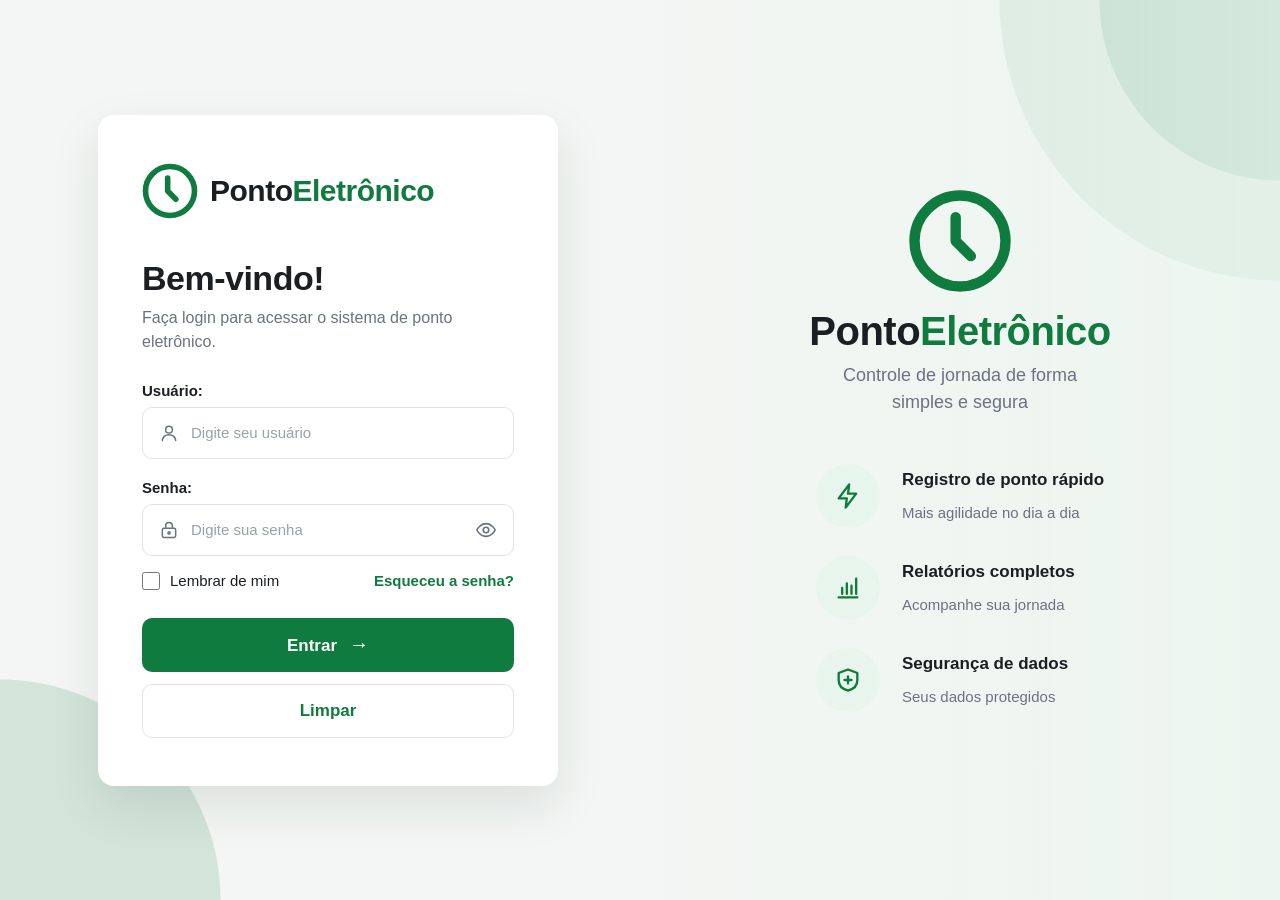
<file: index.html>
<!DOCTYPE html>
<html lang="pt-br">
<head>
    <meta charset="UTF-8">
    <meta name="viewport" content="width=device-width, initial-scale=1.0">
    <title>Login - PontoEletrônico</title>
    <!-- Liga o arquivo de estilo (CSS) que está na pasta css -->
    <link rel="stylesheet" href="css/style.css">
</head>
<!-- O body vira o card branco da tela de login (ver css/style.css) -->
<body>
    <!-- Título da página. O logo "PontoEletrônico" e o subtítulo são criados pelo CSS -->
    <h1>Bem-vindo!</h1>
    <!-- Formulário de login: os dados vão para o PHP/login.php, que confere no banco.
         method="post" para o usuário e a senha não aparecerem na barra de endereço -->
    <form method="post" action="PHP/login.php">
        <!-- Aviso de erro (ex.: senha errada). Começa escondido (hidden)
             e o js/script.js mostra quando a URL volta com ?erro=... -->
        <p class="mensagem" id="mensagem" hidden></p>

        <!-- Campo de usuário (o ícone de pessoa vem do CSS) -->
        <div>
            <label for="usuario">Usuário:</label>
            <!-- NOVO: autocomplete="username" avisa o navegador que este campo é o usuário
                 e list="usuarios-salvos" liga o campo à lista de sugestões abaixo -->
            <input type="text"
                id="usuario"
                name="usuario"
                placeholder="Digite seu usuário"
                autocomplete="username"
                list="usuarios-salvos"
                required>
            <!-- NOVO: lista de sugestões do campo usuário. Começa vazia e é
                 preenchida pelo js/script.js com os usuários salvos no "Lembrar de mim" -->
            <datalist id="usuarios-salvos"></datalist>
        </div>

        <br>

        <!-- Campo de senha (o ícone de cadeado vem do CSS) -->
        <div>
            <label for="senha">Senha:</label>
            <!-- NOVO: div que agrupa o campo de senha e o botão do olho -->
            <div class="campo-senha">
                <input type="password"
                    id="senha"
                    name="senha"
                    placeholder="Digite sua senha"
                    autocomplete="current-password"
                    required>
                <!-- NOVO: botão do olho para mostrar/ocultar a senha (funciona com o js/script.js) -->
                <!-- type="button" para não enviar o formulário ao clicar -->
                <button type="button" class="ver-senha" aria-label="Mostrar senha"></button>
            </div>
        </div>
        <br>
        <!-- NOVO: linha com "Lembrar de mim" (checkbox) e o link "Esqueceu a senha?" -->
        <div class="opcoes">
            <label class="lembrar">
                <input type="checkbox" id="lembrar" name="lembrar">
                Lembrar de mim
            </label>
            <a href="#" class="esqueceu">Esqueceu a senha?</a>
        </div>
        <!-- Botões. O CSS mostra o "Entrar" primeiro, sem mudar a ordem aqui -->
        <div>
            <button type="reset">Limpar</button>
            <button type="submit">Entrar</button>
        </div>
    </form>

    <br>

    <!-- REMOVIDO: link "Faça seu cadastro". O cadastro dos funcionários é feito
         apenas pelo RH, dentro do sistema, e não pela tela de login -->
    <!-- Removido também um </form> que estava sobrando depois do link -->

    <!-- NOVO: painel lateral direito com a apresentação do sistema -->
    <!-- Aparece só em telas grandes (no celular o CSS esconde) -->
    <aside class="painel">
        <!-- Logo grande: ícone de relógio (CSS), nome e frase -->
        <div>
            <div class="painel-icone"></div>
            <p class="painel-nome">Ponto<span>Eletrônico</span></p>
            <p class="painel-slogan">Controle de jornada de forma simples e segura</p>
        </div>

        <!-- Lista de recursos do sistema (os ícones vêm do CSS) -->
        <ul class="recursos">
            <li class="recurso-rapido">
                <strong>Registro de ponto rápido</strong>
                <span>Mais agilidade no dia a dia</span>
            </li>
            <li class="recurso-relatorios">
                <strong>Relatórios completos</strong>
                <span>Acompanhe sua jornada</span>
            </li>
            <li class="recurso-seguranca">
                <strong>Segurança de dados</strong>
                <span>Seus dados protegidos</span>
            </li>
        </ul>
    </aside>

    <!-- NOVO: liga o arquivo JavaScript (olho da senha e sugestões de usuário). Fica no final para carregar depois do HTML -->
    <script src="js/script.js"></script>
</body>
</html>
</file>
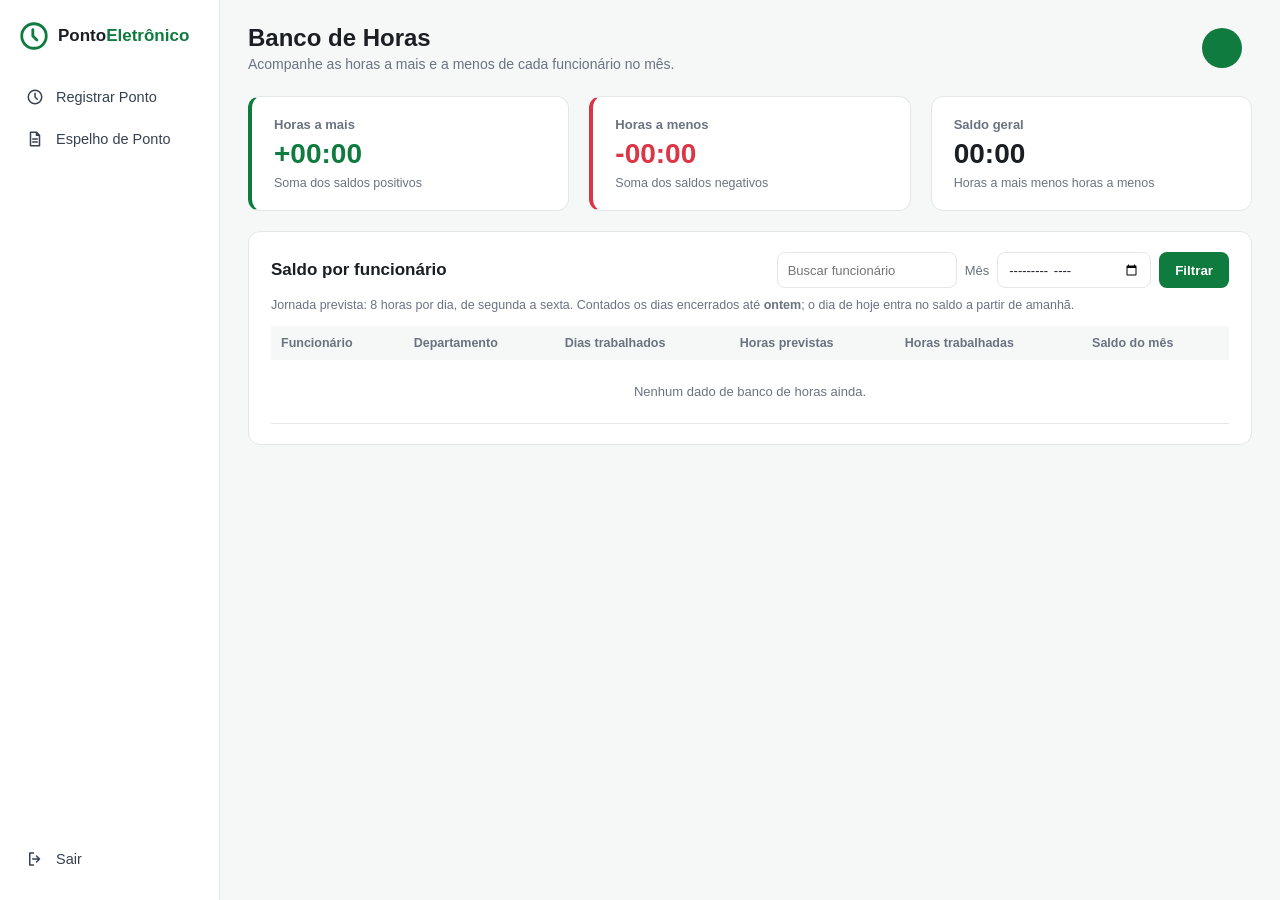
<file: paginas/banco_horas.html>
<!DOCTYPE html>
<html lang="pt-BR">
<head>
    <meta charset="UTF-8">
    <meta name="viewport" content="width=device-width, initial-scale=1.0">
    <title>Banco de Horas - PontoEletrônico</title>
    <!-- Usa o mesmo CSS do painel (menu, cabeçalho, cards e tabela iguais) -->
    <link rel="stylesheet" href="../css/painel.css">
</head>
<body>
    <!-- Menu lateral (igual ao do painel.html). Esta página é só do administrador -->
    <aside class="menu">
        <p class="logo">Ponto<span>Eletrônico</span></p>
        <nav>
            <a href="funcionarios.html" class="i-funcionarios so-admin">Funcionários</a>
            <a href="painel.html" class="i-ponto">Registrar Ponto</a>
            <a href="espelho.html" class="i-espelho">Espelho de Ponto</a>
            <a href="banco_horas.html" class="i-banco so-admin ativo">Banco de Horas</a>
        </nav>
        <!-- Sair apaga o login e volta para a tela de login -->
        <a href="../PHP/logout.php" class="sair i-sair">Sair</a>
    </aside>

    <main>
        <!-- Cabeçalho: título à esquerda e usuário logado à direita -->
        <header>
            <div>
                <h1>Banco de Horas</h1>
                <p>Acompanhe as horas a mais e a menos de cada funcionário no mês.</p>
            </div>
            <!-- Usuário logado (preenchido pelo js/comum.js) -->
            <p class="usuario" data-inicial=""><strong></strong> <span></span></p>
        </header>

        <!-- Resumo do mês: três cards lado a lado.
             Os valores começam zerados e serão preenchidos com os dados do banco -->
        <div class="resumo">
            <section class="card indicador positivo">
                <p>Horas a mais</p>
                <strong id="total-positivo">+00:00</strong>
                <span>Soma dos saldos positivos</span>
            </section>
            <section class="card indicador negativo">
                <p>Horas a menos</p>
                <strong id="total-negativo">-00:00</strong>
                <span>Soma dos saldos negativos</span>
            </section>
            <section class="card indicador">
                <p>Saldo geral</p>
                <strong id="saldo-geral">00:00</strong>
                <span>Horas a mais menos horas a menos</span>
            </section>
        </div>

        <!-- Saldo de cada funcionário no mês escolhido -->
        <section class="card">
            <div class="topo-card">
                <h2>Saldo por funcionário</h2>
                <!-- Filtro com o método GET: a página abre de novo com os valores na URL
                     (banco_horas.html?mes=2026-11&busca=maria) -->
                <form method="get" action="banco_horas.html" class="filtro">
                    <input type="search" id="busca" name="busca" placeholder="Buscar funcionário">
                    <label for="mes">Mês</label>
                    <input type="month" id="mes" name="mes">
                    <button type="submit">Filtrar</button>
                </form>
            </div>

            <!-- Regra do cálculo. A data é preenchida pelo js/banco_horas.js -->
            <p class="nota">
                Jornada prevista: 8 horas por dia, de segunda a sexta.
                Contados os dias encerrados até <strong id="contado-ate">ontem</strong>;
                o dia de hoje entra no saldo a partir de amanhã.
            </p>

            <!-- Uma linha por funcionário.
                 Saldo = horas trabalhadas - horas previstas.
                 Na coluna Saldo, a classe "saldo positivo" deixa verde e "saldo negativo" deixa vermelho -->
            <table>
                <thead>
                    <tr>
                        <th>Funcionário</th>
                        <th>Departamento</th>
                        <th>Dias trabalhados</th>
                        <th>Horas previstas</th>
                        <th>Horas trabalhadas</th>
                        <th>Saldo do mês</th>
                    </tr>
                </thead>
                <tbody id="lista-saldos">
                    <!-- colspan="6" faz a célula ocupar as 6 colunas -->
                    <tr>
                        <td colspan="6" class="vazio">Nenhum dado de banco de horas ainda.</td>
                    </tr>
                </tbody>
            </table>
        </section>
    </main>

    <!-- comum.js: confere o login e mostra o menu do administrador.
         banco_horas.js: busca os saldos no PHP e preenche a página -->
    <script src="../js/comum.js"></script>
    <script src="../js/banco_horas.js"></script>
</body>
</html>
</file>
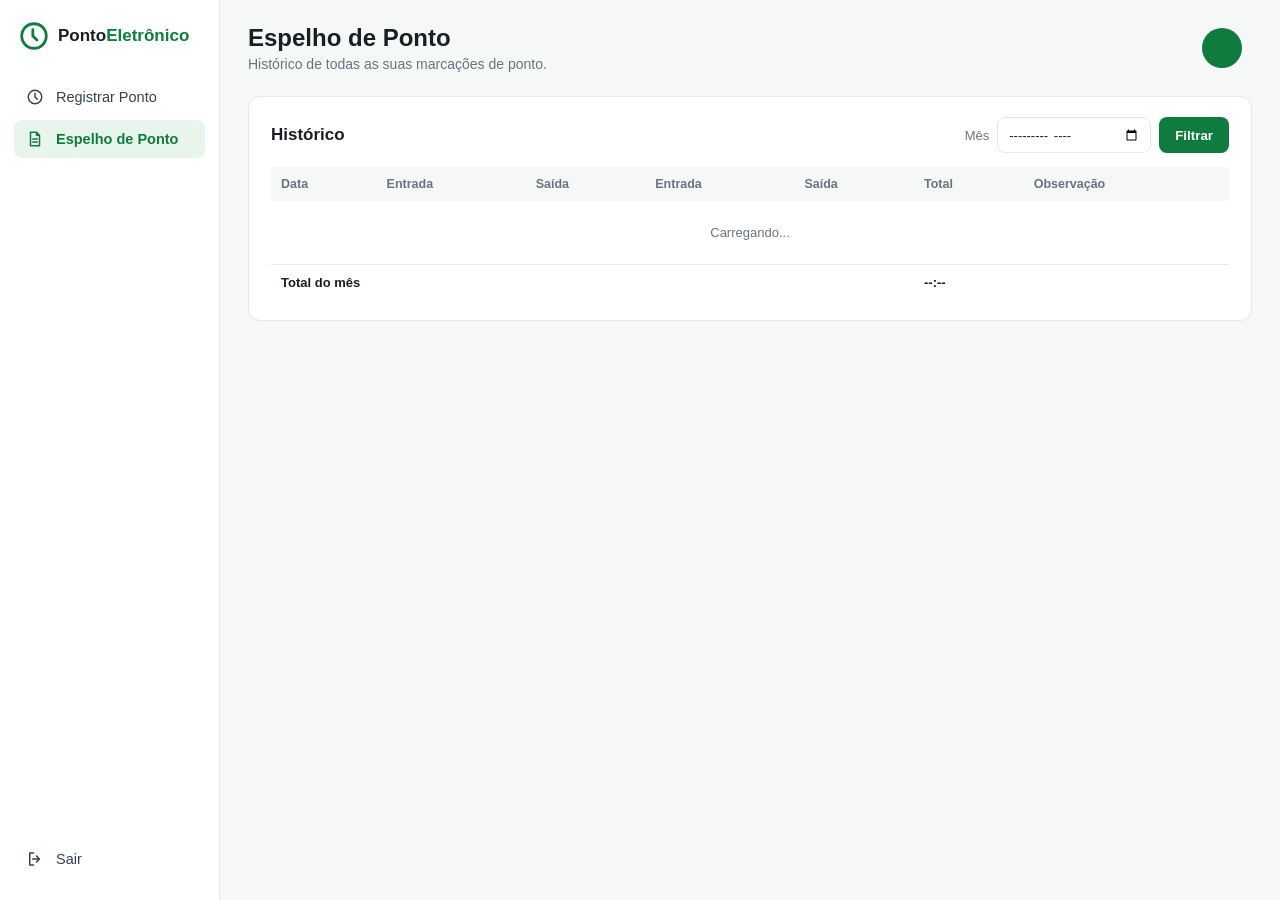
<file: paginas/espelho.html>
<!DOCTYPE html>
<html lang="pt-BR">
<head>
    <meta charset="UTF-8">
    <meta name="viewport" content="width=device-width, initial-scale=1.0">
    <title>Espelho de Ponto - PontoEletrônico</title>
    <!-- Usa o mesmo CSS do painel (menu, cabeçalho, cards e tabela iguais) -->
    <link rel="stylesheet" href="../css/painel.css">
</head>
<body>
    <!-- Menu lateral (igual ao do painel.html) -->
    <aside class="menu">
        <p class="logo">Ponto<span>Eletrônico</span></p>
        <nav>
            <a href="funcionarios.html" class="i-funcionarios so-admin">Funcionários</a>
            <a href="painel.html" class="i-ponto">Registrar Ponto</a>
            <a href="espelho.html" class="i-espelho ativo">Espelho de Ponto</a>
            <a href="banco_horas.html" class="i-banco so-admin">Banco de Horas</a>
        </nav>
        <!-- Sair apaga o login e volta para a tela de login -->
        <a href="../PHP/logout.php" class="sair i-sair">Sair</a>
    </aside>

    <main>
        <!-- Cabeçalho: título à esquerda e usuário logado à direita -->
        <header>
            <div>
                <h1>Espelho de Ponto</h1>
                <p>Histórico de todas as suas marcações de ponto.</p>
            </div>
            <!-- Usuário logado (preenchido pelo js/comum.js) -->
            <p class="usuario" data-inicial=""><strong></strong> <span></span></p>
        </header>

        <section class="card">
            <div class="topo-card">
                <h2>Histórico</h2>
                <!-- Filtro por mês com o método GET: ao clicar em Filtrar,
                     a página abre de novo com o mês na URL (espelho.html?mes=2026-11)
                     e o js/espelho.js pede ao PHP os pontos daquele mês -->
                <form method="get" action="espelho.html" class="filtro">
                    <label for="mes">Mês</label>
                    <input type="month" id="mes" name="mes">
                    <button type="submit">Filtrar</button>
                </form>
            </div>

            <!-- Uma linha por dia, com as marcações daquele dia.
                 O js/espelho.js troca a linha de aviso pelos dias do mês -->
            <table>
                <thead>
                    <tr>
                        <th>Data</th>
                        <th>Entrada</th>
                        <th>Saída</th>
                        <th>Entrada</th>
                        <th>Saída</th>
                        <th>Total</th>
                        <th>Observação</th>
                    </tr>
                </thead>
                <tbody id="dias">
                    <!-- colspan="7" faz a célula ocupar as 7 colunas -->
                    <tr>
                        <td colspan="7" class="vazio">Carregando...</td>
                    </tr>
                </tbody>
                <!-- Soma das horas do mês (calculada pelo PHP) -->
                <tfoot>
                    <tr>
                        <td colspan="5">Total do mês</td>
                        <td colspan="2" id="total-mes">--:--</td>
                    </tr>
                </tfoot>
            </table>
        </section>
    </main>

    <!-- comum.js primeiro: confere o login e tem as funções usadas pelo espelho.js -->
    <script src="../js/comum.js"></script>
    <script src="../js/espelho.js"></script>
</body>
</html>
</file>
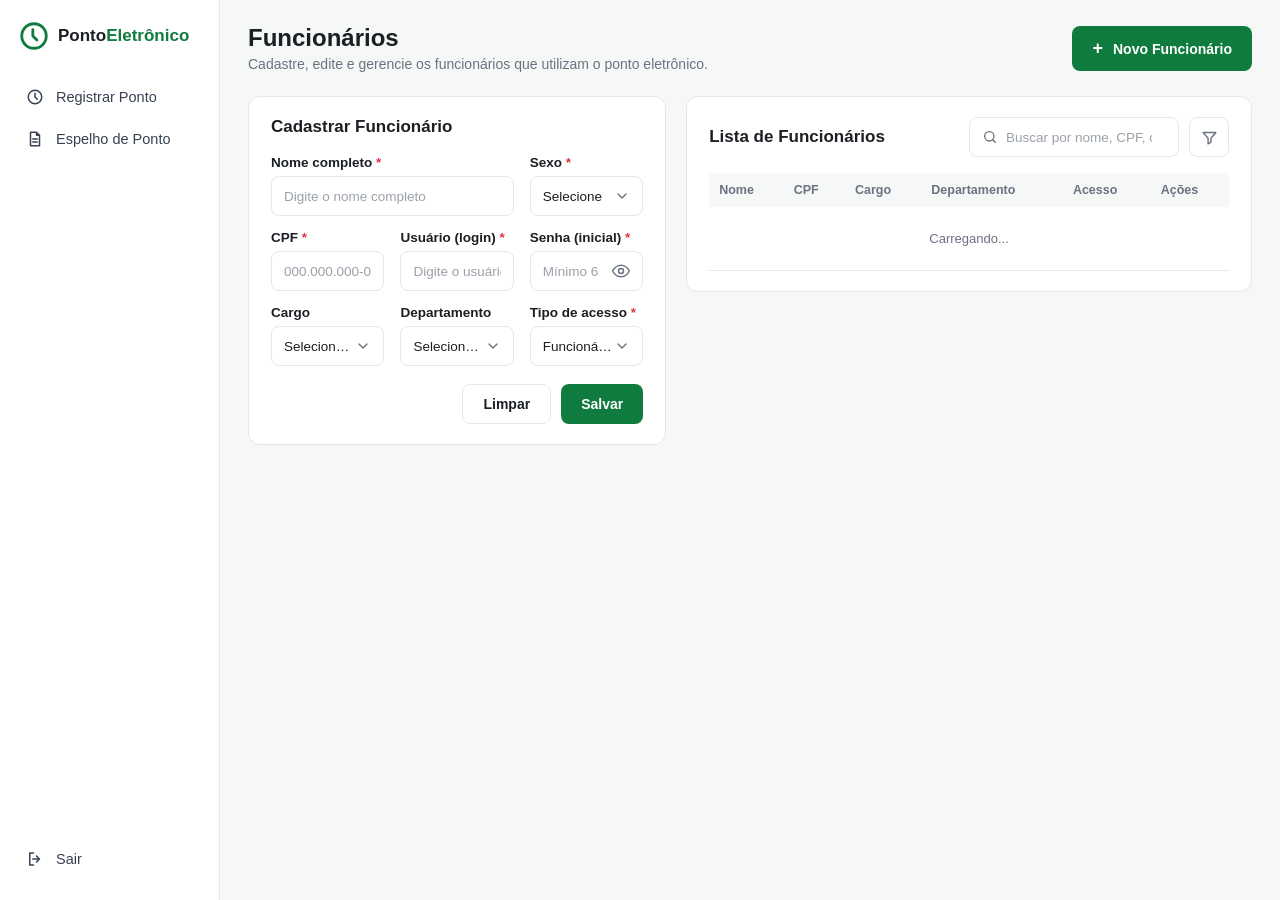
<file: paginas/funcionarios.html>
<!DOCTYPE html>
<html lang="pt-BR">
<head>
    <meta charset="UTF-8">
    <meta name="viewport" content="width=device-width, initial-scale=1.0">
    <title>Funcionários - PontoEletrônico</title>
    <!-- CSS exclusivo desta página -->
    <link rel="stylesheet" href="../css/funcionarios.css">
</head>
<body>
    <!-- Menu lateral (igual ao do painel.html). Esta página é só do administrador -->
    <aside class="menu">
        <p class="logo">Ponto<span>Eletrônico</span></p>
        <nav>
            <a href="funcionarios.html" class="i-funcionarios so-admin ativo">Funcionários</a>
            <a href="painel.html" class="i-ponto">Registrar Ponto</a>
            <a href="espelho.html" class="i-espelho">Espelho de Ponto</a>
            <a href="banco_horas.html" class="i-banco so-admin">Banco de Horas</a>
        </nav>
        <!-- Sair apaga o login e volta para a tela de login -->
        <a href="../PHP/logout.php" class="sair i-sair">Sair</a>
    </aside>

    <main>
        <!-- Cabeçalho da página -->
        <header>
            <div>
                <h1>Funcionários</h1>
                <p>Cadastre, edite e gerencie os funcionários que utilizam o ponto eletrônico.</p>
            </div>
            <a href="#nome" class="btn-novo">Novo Funcionário</a>
        </header>

        <!-- Cadastro (esquerda) e lista (direita) -->
        <div class="conteudo">

            <!-- Formulário de cadastro: o js/funcionarios.js envia para o PHP com o método POST -->
            <section class="card">
                <!-- O js/funcionarios.js troca para "Editar Funcionário" ao clicar no lápis -->
                <h2 id="titulo-formulario">Cadastrar Funcionário</h2>

                <!-- Aviso de sucesso ou erro do cadastro. Começa escondido -->
                <p class="mensagem" id="mensagem" hidden></p>

                <form id="form-cadastro" method="post" action="../PHP/funcionarios_cadastrar.php">
                    <!-- Campo escondido: guarda o id de quem está sendo editado.
                         Vazio = cadastro novo -->
                    <input type="hidden" id="id_funcionario" name="id_funcionario">
                    <div class="campo campo-largo">
                        <label for="nome">Nome completo</label>
                        <input type="text" id="nome" name="nome" placeholder="Digite o nome completo" maxlength="100" required>
                    </div>
                    <!-- Sexo: o value de cada opção é o que será gravado no banco -->
                    <div class="campo">
                        <label for="sexo">Sexo</label>
                        <select id="sexo" name="sexo" required>
                            <option value="">Selecione</option>
                            <option value="feminino">Feminino</option>
                            <option value="masculino">Masculino</option>
                            <option value="nao_informado">Prefiro não informar</option>
                        </select>
                    </div>
                    <div class="campo campo-curto">
                        <label for="cpf">CPF</label>
                        <!-- Pode digitar com ou sem pontuação: o PHP grava só os números -->
                        <input type="text" id="cpf" name="cpf" placeholder="000.000.000-00" maxlength="14" inputmode="numeric" required>
                    </div>
                    <div class="campo campo-curto">
                        <label for="usuario">Usuário (login)</label>
                        <input type="text" id="usuario" name="usuario" placeholder="Digite o usuário" maxlength="50" autocomplete="off" required>
                    </div>
                    <div class="campo campo-curto">
                        <label for="senha">Senha (inicial)</label>
                        <!-- Campo de senha com o botão do olho (usa o js/script.js) -->
                        <div class="campo-senha">
                            <input type="password" id="senha" name="senha" placeholder="Mínimo 6 caracteres" minlength="6" autocomplete="new-password" required>
                            <button type="button" class="ver-senha" aria-label="Mostrar senha"></button>
                        </div>
                    </div>
                    <div class="campo">
                        <label for="cargo">Cargo</label>
                        <select id="cargo" name="cargo">
                            <option value="">Selecione o cargo</option>
                            <option>Analista</option>
                            <option>Desenvolvedor</option>
                            <option>Suporte</option>
                            <option>RH</option>
                        </select>
                    </div>
                    <div class="campo">
                        <label for="departamento">Departamento</label>
                        <select id="departamento" name="departamento">
                            <option value="">Selecione o departamento</option>
                            <option>Financeiro</option>
                            <option>TI</option>
                            <option>Recursos Humanos</option>
                        </select>
                    </div>
                    <div class="campo">
                        <label for="acesso">Tipo de acesso</label>
                        <!-- O value de cada opção é o que será gravado no banco (coluna tipo_acesso) -->
                        <select id="acesso" name="acesso" required>
                            <option value="funcionario">Funcionário</option>
                            <option value="administrador">Administrador</option>
                        </select>
                    </div>
                    <!-- Botões do formulário -->
                    <!-- Na edição viram "Cancelar" e "Salvar alterações" (js/funcionarios.js) -->
                    <div class="botoes">
                        <button type="reset" id="botao-limpar">Limpar</button>
                        <button type="submit" id="botao-salvar">Salvar</button>
                    </div>
                </form>
            </section>

            <!-- Lista de funcionários: o js/funcionarios.js busca no PHP e preenche -->
            <section class="card">
                <!-- Busca com o método GET: a página abre de novo com o texto na URL
                     (funcionarios.html?busca=maria) e o js/funcionarios.js pede ao PHP -->
                <form method="get" action="funcionarios.html" class="topo-lista">
                    <h2>Lista de Funcionários</h2>
                    <input type="search" id="busca" name="busca" placeholder="Buscar por nome, CPF, cargo...">
                    <button type="submit" class="btn-filtro" aria-label="Buscar"></button>
                </form>
                <table>
                    <thead>
                        <tr>
                            <th>Nome</th>
                            <th>CPF</th>
                            <th>Cargo</th>
                            <th>Departamento</th>
                            <th>Acesso</th>
                            <th>Ações</th>
                        </tr>
                    </thead>
                    <tbody id="lista-funcionarios">
                        <!-- colspan="6" faz a célula ocupar as 6 colunas -->
                        <tr>
                            <td colspan="6" class="vazio">Carregando...</td>
                        </tr>
                    </tbody>
                </table>
            </section>
        </div>
    </main>

    <!-- script.js: olho da senha. comum.js: confere o login e funções de apoio.
         funcionarios.js: cadastro e lista -->
    <script src="../js/script.js"></script>
    <script src="../js/comum.js"></script>
    <script src="../js/funcionarios.js"></script>
</body>
</html>
</file>
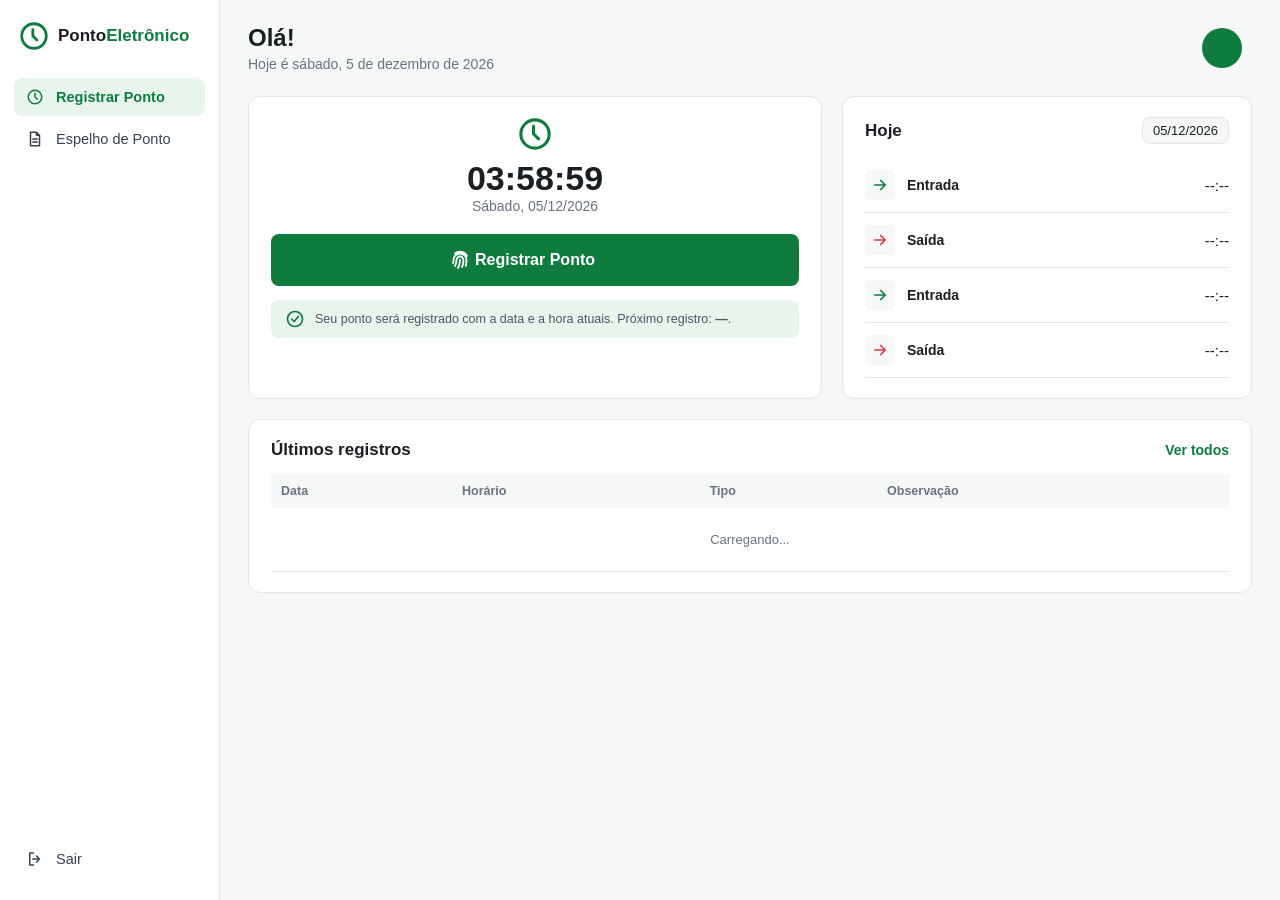
<file: paginas/painel.html>
<!DOCTYPE html>
<html lang="pt-BR">
<head>
    <meta charset="UTF-8">
    <meta name="viewport" content="width=device-width, initial-scale=1.0">
    <title>Registrar Ponto - PontoEletrônico</title>
    <!-- CSS das telas do funcionário -->
    <link rel="stylesheet" href="../css/painel.css">
</head>
<body>
    <!-- Menu lateral (os ícones vêm do CSS, pela classe de cada link).
         Links com a classe "so-admin" ficam escondidos e o js/comum.js
         mostra só quando quem entrou é administrador -->
    <aside class="menu">
        <p class="logo">Ponto<span>Eletrônico</span></p>
        <nav>
            <a href="funcionarios.html" class="i-funcionarios so-admin">Funcionários</a>
            <a href="painel.html" class="i-ponto ativo">Registrar Ponto</a>
            <a href="espelho.html" class="i-espelho">Espelho de Ponto</a>
            <a href="banco_horas.html" class="i-banco so-admin">Banco de Horas</a>
        </nav>
        <!-- Sair apaga o login e volta para a tela de login -->
        <a href="../PHP/logout.php" class="sair i-sair">Sair</a>
    </aside>

    <main>
        <!-- Cabeçalho: saudação à esquerda e usuário logado à direita -->
        <header>
            <div>
                <!-- O js/painel.js troca para "Olá, Nome!" -->
                <h1 id="saudacao">Olá!</h1>
                <!-- A data é escrita pelo js/painel.js -->
                <p id="data-extenso"></p>
            </div>
            <!-- Usuário logado (preenchido pelo js/comum.js).
                 data-inicial é a letra mostrada no círculo verde (feito pelo CSS) -->
            <p class="usuario" data-inicial=""><strong></strong> <span></span></p>
        </header>

        <!-- Aviso depois de registrar ("Entrada registrada às 08:00."). Começa escondido -->
        <p class="mensagem" id="mensagem" hidden></p>

        <!-- Relógio (esquerda), marcações de hoje (direita) e últimos registros (embaixo) -->
        <div class="conteudo">

            <!-- Registro do ponto: o js/painel.js envia para o PHP com o método POST -->
            <section class="card relogio" id="registrar">
                <!-- Hora e data são atualizadas a cada segundo pelo js/painel.js -->
                <p id="hora">--:--:--</p>
                <p id="data"></p>
                <form id="form-ponto" method="post" action="../PHP/ponto_registrar.php">
                    <button type="submit">Registrar Ponto</button>
                </form>
                <p class="aviso">
                    Seu ponto será registrado com a data e a hora atuais.
                    Próximo registro: <strong id="proximo-tipo">—</strong>.
                </p>
            </section>

            <!-- Marcações de hoje: começam vazias (--:--) e o js/painel.js
                 preenche com o que veio do banco -->
            <section class="card">
                <div class="topo-card">
                    <h2>Hoje</h2>
                    <span id="data-curta"></span>
                </div>
                <ul class="marcacoes" id="marcacoes-hoje">
                    <li class="entrada">Entrada <time>--:--</time></li>
                    <li class="saida">Saída <time>--:--</time></li>
                    <li class="entrada">Entrada <time>--:--</time></li>
                    <li class="saida">Saída <time>--:--</time></li>
                </ul>
            </section>

            <!-- Últimos registros: o js/painel.js troca a linha de aviso
                 pelos registros que vieram do banco -->
            <section class="card registros">
                <div class="topo-card">
                    <h2>Últimos registros</h2>
                    <a href="espelho.html">Ver todos</a>
                </div>
                <table>
                    <thead>
                        <tr>
                            <th>Data</th>
                            <th>Horário</th>
                            <th>Tipo</th>
                            <th>Observação</th>
                        </tr>
                    </thead>
                    <tbody id="ultimos-registros">
                        <!-- colspan="4" faz a célula ocupar as 4 colunas -->
                        <tr>
                            <td colspan="4" class="vazio">Carregando...</td>
                        </tr>
                    </tbody>
                </table>
            </section>
        </div>
    </main>

    <!-- comum.js primeiro: confere o login e tem as funções usadas pelo painel.js -->
    <script src="../js/comum.js"></script>
    <script src="../js/painel.js"></script>
</body>
</html>
</file>
<file: css/style.css>
/* =========================================================
   Estilo da tela de Login - PontoEletrônico
   Arquivo: css/style.css
   Ligado ao index.html pela tag <link> dentro do <head>
   ========================================================= */


/* ---------- 1. Variáveis de cores e medidas ---------- */
/* Guardamos as cores em variáveis para reaproveitar em vários
   lugares. Para trocar a cor do site, basta mudar aqui. */
:root {
    --verde: #0f7b3e;         /* verde principal (botão, logo, link) */
    --verde-escuro: #0b6431;  /* verde do botão quando passa o mouse */
    --verde-claro: #e8f5ec;   /* fundo do botão Limpar no hover */
    --texto: #1b1f23;         /* cor dos textos principais */
    --texto-suave: #6b7280;   /* cinza dos textos secundários */
    --borda: #dfe3e8;         /* cor das bordas dos campos */
    --branco: #ffffff;        /* fundo do card */
    --fundo: #f3f6f4;         /* fundo da página */
    --raio: 10px;             /* arredondamento dos campos e botões */
}


/* ---------- 2. Reset básico ---------- */
/* Zera as margens padrão do navegador e faz o padding/borda
   ficarem "dentro" da largura do elemento (box-sizing). */
* {
    box-sizing: border-box;
    margin: 0;
    padding: 0;
}


/* ---------- 3. Fundo da página ---------- */
/* O <html> faz o papel de "fundo" e centraliza o card na tela.
   Os círculos verdes decorativos são desenhados com radial-gradient. */
html {
    min-height: 100%;               /* ocupa a altura toda da tela */
    display: flex;                  /* ativa o flexbox para centralizar */
    align-items: center;            /* centraliza na vertical */
    justify-content: center;        /* centraliza na horizontal */
    padding: 24px 16px;             /* espaço entre o card e a borda da tela */
    font-family: "Segoe UI", Roboto, "Helvetica Neue", Arial, sans-serif;
    background-color: var(--fundo);
    /* Três círculos: dois no canto superior direito e um no inferior esquerdo */
    background-image:
        radial-gradient(circle at 100% 0%, rgba(15, 123, 62, 0.18) 0 180px, transparent 181px),
        radial-gradient(circle at 100% 0%, rgba(15, 123, 62, 0.10) 0 280px, transparent 281px),
        radial-gradient(circle at 0% 100%, rgba(15, 123, 62, 0.14) 0 220px, transparent 221px);
    background-attachment: fixed;   /* os círculos não rolam junto com a página */
}


/* ---------- 4. Card branco ---------- */
/* O próprio <body> vira o card que envolve todo o conteúdo,
   assim não foi preciso criar uma <div> nova no HTML.
   O flex com quebra de linha (wrap) permite colocar as duas
   partes do logo ("Ponto" e "Eletrônico") lado a lado. */
body {
    width: 100%;
    max-width: 460px;                               /* largura máxima do card */
    background-color: var(--branco);
    border-radius: 16px;                            /* cantos arredondados */
    padding: 48px 44px;                             /* espaço interno do card */
    box-shadow: 0 20px 50px rgba(17, 36, 26, 0.10); /* sombra suave */
    color: var(--texto);
    display: flex;                                  /* itens do card em flex */
    flex-wrap: wrap;                                /* permite quebrar linha */
    align-items: flex-start;
}

/* Título e formulário ocupam a linha inteira do card.
   O "order" define a ordem em que aparecem (logo vem antes). */
h1 {
    width: 100%;
    order: 3;
}

form {
    width: 100%;
    order: 4;
}


/* ---------- 5. Logo (criado só com CSS) ---------- */
/* O logo é dividido em duas partes, igual ao modelo:
   - body::before -> ícone de relógio + "Ponto" (cor escura)
   - body::after  -> "Eletrônico" (cor verde)
   ::before e ::after inserem conteúdo pela propriedade "content".
   O ::after normalmente fica no final do body, mas com order: 2
   ele sobe e fica logo depois do ::before, na mesma linha. */
body::before {
    content: "Ponto";             /* primeira parte do nome */
    order: 1;                     /* primeiro item do card */
    padding-left: 68px;           /* espaço para o ícone à esquerda */
    margin-bottom: 40px;          /* distância até o título */
    min-height: 56px;
    line-height: 56px;            /* alinha o texto no meio do ícone */
    font-size: 30px;
    font-weight: 700;
    color: var(--texto);
    letter-spacing: -0.5px;
    /* Ícone: relógio verde (círculo + ponteiros) feito em SVG */
    background: url("data:image/svg+xml,%3Csvg xmlns='http://www.w3.org/2000/svg' viewBox='0 0 24 24' fill='none' stroke='%230f7b3e' stroke-width='2.4' stroke-linecap='round' stroke-linejoin='round'%3E%3Ccircle cx='12' cy='12' r='10.5'/%3E%3Cpath d='M11 6.5v5.5l3.5 3.5'/%3E%3C/svg%3E")
        no-repeat left center / 56px 56px;
}

body::after {
    content: "Eletrônico";        /* segunda parte do nome */
    order: 2;                     /* fica logo depois do "Ponto" */
    min-height: 56px;
    line-height: 56px;
    font-size: 30px;
    font-weight: 700;
    color: var(--verde);          /* parte verde do logo */
    letter-spacing: -0.5px;
}


/* ---------- 6. Título e subtítulo ---------- */
/* Título "Bem-vindo!" grande e em negrito */
h1 {
    font-size: 34px;
    font-weight: 700;
    letter-spacing: -0.5px;
    margin-bottom: 28px;          /* distância até o formulário */
}

/* ::after cria o subtítulo cinza logo abaixo do título */
h1::after {
    content: "Faça login para acessar o sistema de ponto eletrônico.";
    display: block;               /* joga o texto para a linha de baixo */
    margin-top: 8px;
    font-size: 16px;
    font-weight: 400;             /* tira o negrito herdado do h1 */
    line-height: 1.5;
    letter-spacing: 0;
    color: var(--texto-suave);
}


/* ---------- 7. Removendo os <br> ---------- */
/* Os <br> do HTML são escondidos e os espaços entre os
   elementos passam a ser feitos com margin (mais controle). */
br {
    display: none;
}


/* ---------- 8. Campos do formulário ---------- */
/* Cada <div> do formulário ganha um espaço embaixo */
form > div {
    margin-bottom: 20px;
}

/* Rótulos "Usuário:" e "Senha:" acima dos campos */
label {
    display: block;               /* fica em cima do campo */
    margin-bottom: 8px;
    font-size: 15px;
    font-weight: 600;
}

/* Estilo comum dos campos de texto e senha.
   O seletor [type="..."] evita que o checkbox "Lembrar de mim"
   também receba este estilo. */
input[type="text"],
input[type="password"] {
    width: 100%;                  /* ocupa toda a largura do card */
    height: 52px;
    padding: 0 16px 0 48px;       /* 48px à esquerda para caber o ícone */
    font-size: 15px;
    font-family: inherit;         /* usa a mesma fonte da página */
    color: var(--texto);
    border: 1px solid var(--borda);
    border-radius: var(--raio);
    background-color: var(--branco);
    background-repeat: no-repeat; /* ícone aparece só uma vez */
    background-position: 16px center;
    background-size: 20px 20px;
    transition: border-color 0.2s, box-shadow 0.2s; /* animação suave no foco */
}

/* Cor do texto de exemplo (placeholder) */
input::placeholder {
    color: #9aa1a9;
}

/* Efeito quando o campo está selecionado (clicado) */
input[type="text"]:focus,
input[type="password"]:focus {
    outline: none;                                  /* tira a borda padrão do navegador */
    border-color: var(--verde);                     /* borda fica verde */
    box-shadow: 0 0 0 4px rgba(15, 123, 62, 0.15);  /* "brilho" verde em volta */
}

/* Ícone de usuário (pessoa) dentro do campo #usuario */
#usuario {
    background-image: url("data:image/svg+xml,%3Csvg xmlns='http://www.w3.org/2000/svg' viewBox='0 0 24 24' fill='none' stroke='%236b7280' stroke-width='1.8' stroke-linecap='round' stroke-linejoin='round'%3E%3Ccircle cx='12' cy='8' r='4'/%3E%3Cpath d='M4 21c0-4 3.6-7 8-7s8 3 8 7'/%3E%3C/svg%3E");
}

/* NOVO: esconde a setinha que o Chrome/Edge colocam no campo ligado a uma
   lista de sugestões (datalist). As sugestões continuam aparecendo ao digitar. */
#usuario::-webkit-calendar-picker-indicator {
    display: none !important;
}

/* Ícone de senha (cadeado) dentro do campo #senha */
#senha {
    background-image: url("data:image/svg+xml,%3Csvg xmlns='http://www.w3.org/2000/svg' viewBox='0 0 24 24' fill='none' stroke='%236b7280' stroke-width='1.8' stroke-linecap='round' stroke-linejoin='round'%3E%3Crect x='4' y='10' width='16' height='11' rx='2'/%3E%3Cpath d='M8 10V7a4 4 0 0 1 8 0v3'/%3E%3Ccircle cx='12' cy='15.5' r='1.3'/%3E%3C/svg%3E");
}


/* ---------- 9. Botões ---------- */
/* A última <div> do form guarda os botões. Com flex + order,
   o "Entrar" aparece primeiro, sem mudar a ordem no HTML. */
form > div:last-child {
    display: flex;
    flex-direction: column;       /* um botão embaixo do outro */
    gap: 12px;                    /* espaço entre os botões */
    margin-top: 28px;
    margin-bottom: 0;
}

/* Estilo comum dos dois botões (Entrar e Limpar).
   "form > div:last-child button" pega só os botões dessa div,
   assim o botão do olho da senha não é afetado. */
form > div:last-child button {
    width: 100%;
    height: 54px;
    font-size: 17px;
    font-weight: 600;
    font-family: inherit;
    border-radius: var(--raio);
    cursor: pointer;              /* mãozinha ao passar o mouse */
    transition: background-color 0.2s, color 0.2s, transform 0.1s;
}

/* Efeito de "afundar" levemente ao clicar */
form > div:last-child button:active {
    transform: scale(0.99);
}

/* Botão principal: Entrar (verde) */
button[type="submit"] {
    order: 1;                     /* aparece em primeiro */
    color: var(--branco);
    background-color: var(--verde);
    border: none;
}

/* Seta → depois do texto "Entrar" (\2192 é o código da seta) */
button[type="submit"]::after {
    content: "\2192";
    margin-left: 12px;
    font-size: 20px;
}

/* Botão Entrar fica mais escuro ao passar o mouse */
button[type="submit"]:hover {
    background-color: var(--verde-escuro);
}

/* Botão secundário: Limpar (branco com borda) */
button[type="reset"] {
    order: 2;                     /* aparece em segundo */
    color: var(--verde);
    background-color: var(--branco);
    border: 1px solid var(--borda);
}

/* Botão Limpar ganha fundo verde claro ao passar o mouse */
button[type="reset"]:hover {
    background-color: var(--verde-claro);
    border-color: var(--verde);
}


/* Aviso de erro do login (ex.: "Usuário ou senha incorretos."),
   mostrado pelo js/script.js no topo do formulário */
.mensagem {
    margin-bottom: 20px;
    padding: 12px 14px;
    border-radius: var(--raio);
    font-size: 14px;
    color: #b42318;
    background-color: #fdecee;
    border: 1px solid #f5c2c7;
}


/* ---------- 10. Lembrar de mim + Esqueceu a senha (NOVO) ---------- */
/* Linha com o checkbox à esquerda e o link à direita.
   "space-between" empurra um item para cada ponta. */
.opcoes {
    display: flex;
    justify-content: space-between;  /* um em cada lado */
    align-items: center;             /* alinha na vertical */
    margin-top: -4px;
}

/* Label do checkbox: fica na mesma linha do quadradinho */
.lembrar {
    display: flex;
    align-items: center;
    gap: 10px;                       /* espaço entre o quadrado e o texto */
    margin-bottom: 0;
    font-weight: 400;
    cursor: pointer;
}

/* O próprio checkbox */
.lembrar input {
    width: 18px;
    height: 18px;
    accent-color: var(--verde);      /* quadradinho fica verde quando marcado */
    cursor: pointer;
}

/* Link "Esqueceu a senha?" */
.esqueceu {
    font-size: 15px;
    font-weight: 600;
    color: var(--verde);
    text-decoration: none;
}

.esqueceu:hover {
    text-decoration: underline;
}


/* ---------- 11. Olho para mostrar/ocultar a senha (NOVO) ---------- */
/* A div .campo-senha envolve o input e o botão do olho.
   "position: relative" serve de referência para posicionar o olho. */
.campo-senha {
    position: relative;
}

/* Deixa espaço à direita do campo para o olho não ficar em cima do texto */
.campo-senha input {
    padding-right: 52px;
}

/* Botão do olho: fica "flutuando" dentro do campo, à direita */
.ver-senha {
    position: absolute;              /* posiciona em relação ao .campo-senha */
    top: 50%;
    right: 12px;
    transform: translateY(-50%);     /* centraliza na vertical */
    width: 32px;
    height: 32px;
    border: none;
    border-radius: 6px;
    cursor: pointer;
    /* Ícone de olho aberto (senha escondida) */
    background: url("data:image/svg+xml,%3Csvg xmlns='http://www.w3.org/2000/svg' viewBox='0 0 24 24' fill='none' stroke='%236b7280' stroke-width='1.8' stroke-linecap='round' stroke-linejoin='round'%3E%3Cpath d='M2 12s3.5-7 10-7 10 7 10 7-3.5 7-10 7S2 12 2 12z'/%3E%3Ccircle cx='12' cy='12' r='3'/%3E%3C/svg%3E")
        no-repeat center / 22px 22px;
}

.ver-senha:hover {
    background-color: var(--verde-claro);
}

/* Quando o JavaScript adiciona a classe "visivel" (senha aparecendo),
   o ícone troca para o olho riscado */
.ver-senha.visivel {
    background-image: url("data:image/svg+xml,%3Csvg xmlns='http://www.w3.org/2000/svg' viewBox='0 0 24 24' fill='none' stroke='%230f7b3e' stroke-width='1.8' stroke-linecap='round' stroke-linejoin='round'%3E%3Cpath d='M2 12s3.5-7 10-7 10 7 10 7-3.5 7-10 7S2 12 2 12z'/%3E%3Ccircle cx='12' cy='12' r='3'/%3E%3Cpath d='M3 3l18 18'/%3E%3C/svg%3E");
}


/* ---------- 12. Painel lateral direito (NOVO) ---------- */
/* Em telas grandes, o card fica na metade esquerda e o painel
   na metade direita. O padding-right de 50vw (metade da largura
   da tela) "empurra" o card para o lado esquerdo. */
@media (min-width: 901px) {
    html {
        padding-right: 50vw;
    }
}

/* O painel fica fixo na metade direita da tela.
   "position: fixed" tira ele de dentro do card (body). */
.painel {
    position: fixed;
    top: 0;
    right: 0;
    width: 50vw;                     /* metade da largura da tela */
    height: 100vh;                   /* altura toda da tela */
    display: flex;
    flex-direction: column;
    align-items: center;
    justify-content: center;         /* conteúdo no meio do painel */
    gap: 48px;                       /* espaço entre o logo e a lista */
    padding: 40px;
    text-align: center;
    /* Para usar uma foto de fundo, como no modelo, troque por:
       background: url("../img/fundo.jpg") center / cover; */
    background: linear-gradient(90deg, rgba(232, 245, 236, 0), rgba(232, 245, 236, 0.6));
}

/* Ícone grande do relógio no topo do painel */
.painel-icone {
    width: 104px;
    height: 104px;
    margin: 0 auto 16px;
    background: url("data:image/svg+xml,%3Csvg xmlns='http://www.w3.org/2000/svg' viewBox='0 0 24 24' fill='none' stroke='%230f7b3e' stroke-width='2.4' stroke-linecap='round' stroke-linejoin='round'%3E%3Ccircle cx='12' cy='12' r='10.5'/%3E%3Cpath d='M11 6.5v5.5l3.5 3.5'/%3E%3C/svg%3E")
        no-repeat center / contain;
}

/* Nome "PontoEletrônico" grande do painel */
.painel-nome {
    font-size: 40px;
    font-weight: 700;
    letter-spacing: -0.5px;
    color: var(--texto);
}

/* O <span> dentro do nome deixa "Eletrônico" verde */
.painel-nome span {
    color: var(--verde);
}

/* Frase "Controle de jornada..." */
.painel-slogan {
    max-width: 300px;
    margin: 8px auto 0;
    font-size: 18px;
    line-height: 1.5;
    color: var(--texto-suave);
}

/* Lista de recursos: tira as bolinhas padrão da lista */
.recursos {
    list-style: none;
    display: flex;
    flex-direction: column;
    gap: 28px;
    text-align: left;
}

/* Cada item: ícone redondo à esquerda e textos à direita (grid) */
.recursos li {
    display: grid;
    grid-template-columns: 64px 1fr; /* coluna do ícone + coluna do texto */
    column-gap: 22px;
    align-items: center;
}

/* Círculo verde claro com o ícone, criado com ::before */
.recursos li::before {
    content: "";
    grid-row: span 2;                /* ocupa as duas linhas (título e texto) */
    width: 64px;
    height: 64px;
    border-radius: 50%;              /* deixa redondo */
    background-color: var(--verde-claro);
    background-repeat: no-repeat;
    background-position: center;
    background-size: 28px 28px;
}

/* Título de cada recurso */
.recursos strong {
    font-size: 17px;
    color: var(--texto);
}

/* Descrição de cada recurso */
.recursos span {
    font-size: 15px;
    color: var(--texto-suave);
}

/* Ícone de raio (registro rápido) */
.recurso-rapido::before {
    background-image: url("data:image/svg+xml,%3Csvg xmlns='http://www.w3.org/2000/svg' viewBox='0 0 24 24' fill='none' stroke='%230f7b3e' stroke-width='2' stroke-linecap='round' stroke-linejoin='round'%3E%3Cpath d='M13 2 4 14h7l-1 8 9-12h-7z'/%3E%3C/svg%3E");
}

/* Ícone de gráfico (relatórios) */
.recurso-relatorios::before {
    background-image: url("data:image/svg+xml,%3Csvg xmlns='http://www.w3.org/2000/svg' viewBox='0 0 24 24' fill='none' stroke='%230f7b3e' stroke-width='2' stroke-linecap='round' stroke-linejoin='round'%3E%3Cpath d='M4 20h16M7 17v-5M11 17V8M15 17v-7M19 17V4'/%3E%3C/svg%3E");
}

/* Ícone de escudo (segurança) */
.recurso-seguranca::before {
    background-image: url("data:image/svg+xml,%3Csvg xmlns='http://www.w3.org/2000/svg' viewBox='0 0 24 24' fill='none' stroke='%230f7b3e' stroke-width='2' stroke-linecap='round' stroke-linejoin='round'%3E%3Cpath d='M12 3l8 3v6c0 5-3.5 8-8 9-4.5-1-8-4-8-9V6z'/%3E%3Cpath d='M12 9v6M9 12h6'/%3E%3C/svg%3E");
}


/* ---------- 13. Responsividade ---------- */
/* Tablets e telas menores: não há espaço para o painel,
   então ele é escondido e o card volta para o centro. */
@media (max-width: 900px) {
    .painel {
        display: none;
    }
}

/* Celular (até 480px): diminuímos espaços e tamanhos
   para caber melhor na tela. */
@media (max-width: 480px) {
    html {
        padding: 16px;
    }

    body {
        padding: 32px 24px;
    }

    body::before,
    body::after {
        font-size: 24px;
    }

    body::before {
        margin-bottom: 28px;
    }

    h1 {
        font-size: 28px;
    }

    /* Checkbox e link um embaixo do outro se faltar espaço */
    .opcoes {
        flex-wrap: wrap;
        gap: 12px;
    }
}
</file>
<file: css/painel.css>
/* =========================================================
   Estilo das telas do funcionário - PontoEletrônico
   Arquivo: css/painel.css
   Ligado ao paginas/painel.html (Registrar Ponto) e ao
   paginas/espelho.html (Espelho de Ponto) pela tag <link>
   ========================================================= */


/* ---------- 1. Variáveis de cores ---------- */
/* Mesmas cores das outras telas, para manter o padrão do sistema */
:root {
    --verde: #0f7b3e;         /* verde principal */
    --verde-escuro: #0b6431;  /* verde ao passar o mouse */
    --verde-claro: #e8f5ec;   /* fundos verdes suaves (menu ativo, etiquetas) */
    --vermelho: #dc3545;      /* marcações de saída */
    --vermelho-claro: #fdecee;
    --texto: #1b1f23;         /* textos principais */
    --texto-suave: #6b7280;   /* textos secundários */
    --borda: #e3e7e5;         /* bordas dos cards */
    --branco: #ffffff;
    --fundo: #f6f8f7;         /* fundo da página */
    --raio: 8px;              /* arredondamento dos botões */
}


/* ---------- 2. Reset e base ---------- */
* {
    box-sizing: border-box;
    margin: 0;
    padding: 0;
}

/* A página é dividida em duas colunas: menu (220px) e conteúdo (resto) */
body {
    display: grid;
    grid-template-columns: 220px 1fr;
    min-height: 100vh;
    font-family: "Segoe UI", Roboto, "Helvetica Neue", Arial, sans-serif;
    font-size: 14px;
    color: var(--texto);
    background-color: var(--fundo);
}


/* ---------- 3. Menu lateral ---------- */
/* Flex em coluna para o "Sair" poder ir para o final do menu */
.menu {
    position: sticky;              /* o menu fica parado ao rolar a página */
    top: 0;
    height: 100vh;
    display: flex;
    flex-direction: column;
    padding: 22px 14px;
    background-color: var(--branco);
    border-right: 1px solid var(--borda);
}

/* Logo: ícone de relógio (SVG de fundo) + "Ponto" escuro + "Eletrônico" verde */
.logo {
    padding-left: 38px;
    margin: 0 0 28px 6px;
    line-height: 28px;
    font-size: 17px;
    font-weight: 700;
    background: url("data:image/svg+xml,%3Csvg xmlns='http://www.w3.org/2000/svg' viewBox='0 0 24 24' fill='none' stroke='%230f7b3e' stroke-width='2.4' stroke-linecap='round' stroke-linejoin='round'%3E%3Ccircle cx='12' cy='12' r='10.5'/%3E%3Cpath d='M11 6.5v5.5l3.5 3.5'/%3E%3C/svg%3E")
        no-repeat left center / 28px 28px;
}

.logo span {
    color: var(--verde);
}

/* Links do menu, um embaixo do outro */
nav {
    display: flex;
    flex-direction: column;
    gap: 4px;
}

nav a,
.sair {
    display: flex;
    align-items: center;
    gap: 12px;                     /* espaço entre o ícone e o texto */
    padding: 10px 12px;
    border-radius: var(--raio);
    color: #374151;
    text-decoration: none;
    font-size: 14.5px;
}

nav a:hover,
.sair:hover {
    background-color: var(--fundo);
}

/* Links só do administrador (class="so-admin"): ficam escondidos e
   aparecem quando o js/comum.js coloca a classe "admin" no <body> */
body:not(.admin) .so-admin {
    display: none;
}

/* Link da página atual fica verde */
nav a.ativo {
    color: var(--verde);
    font-weight: 600;
    background-color: var(--verde-claro);
}

/* margin-top: auto empurra o "Sair" para o final do menu */
.sair {
    margin-top: auto;
}


/* ---------- 4. Ícones ---------- */
/* O "mask" recorta o desenho do SVG e pinta com a cor do texto
   (currentColor). Cada classe i-... define seu desenho na variável --icone. */
nav a::before,
.sair::before {
    content: "";
    width: 18px;
    height: 18px;
    flex-shrink: 0;                /* o ícone não encolhe */
    background-color: currentColor;
    -webkit-mask: var(--icone) no-repeat center / contain;
    mask: var(--icone) no-repeat center / contain;
}

/* Funcionários e Banco de Horas só aparecem no menu do administrador */
.i-funcionarios {
    --icone: url("data:image/svg+xml,%3Csvg xmlns='http://www.w3.org/2000/svg' viewBox='0 0 24 24' fill='none' stroke='black' stroke-width='2' stroke-linecap='round' stroke-linejoin='round'%3E%3Ccircle cx='9' cy='8' r='3.5'/%3E%3Cpath d='M2.5 20c0-3.6 2.9-6 6.5-6s6.5 2.4 6.5 6M16 4.5a3.5 3.5 0 0 1 0 7M18 14c2.2.6 3.5 2.7 3.5 6'/%3E%3C/svg%3E");
}

.i-banco {
    --icone: url("data:image/svg+xml,%3Csvg xmlns='http://www.w3.org/2000/svg' viewBox='0 0 24 24' fill='none' stroke='black' stroke-width='2' stroke-linecap='round' stroke-linejoin='round'%3E%3Cpath d='M6 3h12M6 21h12M7 3v3l5 6 5-6V3M7 21v-3l5-6 5 6v3'/%3E%3C/svg%3E");
}

.i-ponto {
    --icone: url("data:image/svg+xml,%3Csvg xmlns='http://www.w3.org/2000/svg' viewBox='0 0 24 24' fill='none' stroke='black' stroke-width='2' stroke-linecap='round' stroke-linejoin='round'%3E%3Ccircle cx='12' cy='12' r='9'/%3E%3Cpath d='M12 7v5l3 3'/%3E%3C/svg%3E");
}

.i-espelho {
    --icone: url("data:image/svg+xml,%3Csvg xmlns='http://www.w3.org/2000/svg' viewBox='0 0 24 24' fill='none' stroke='black' stroke-width='2' stroke-linecap='round' stroke-linejoin='round'%3E%3Cpath d='M14 3H6v18h12V7zM14 3v4h4M9 12h6M9 16h6'/%3E%3C/svg%3E");
}

.i-sair {
    --icone: url("data:image/svg+xml,%3Csvg xmlns='http://www.w3.org/2000/svg' viewBox='0 0 24 24' fill='none' stroke='black' stroke-width='2' stroke-linecap='round' stroke-linejoin='round'%3E%3Cpath d='M10 4H5v16h5M14 8l4 4-4 4M18 12H9'/%3E%3C/svg%3E");
}


/* ---------- 5. Cabeçalho da página ---------- */
main {
    padding: 24px 28px;
    min-width: 0;                  /* evita que a tabela "estoure" a coluna */
}

/* Saudação à esquerda e usuário à direita */
header {
    display: flex;
    justify-content: space-between;
    align-items: center;
    gap: 16px;
    margin-bottom: 24px;
}

h1 {
    font-size: 24px;
    margin-bottom: 4px;
}

header p {
    color: var(--texto-suave);
}

/* Usuário logado: círculo verde com a inicial + nome e cargo */
.usuario {
    display: grid;
    grid-template-columns: 40px auto;
    column-gap: 10px;
    align-items: center;
    font-size: 12.5px;
}

/* attr(data-inicial) pega a letra escrita no HTML */
.usuario::before {
    content: attr(data-inicial);
    grid-row: span 2;              /* o círculo ocupa as duas linhas */
    width: 40px;
    height: 40px;
    border-radius: 50%;
    line-height: 40px;
    text-align: center;
    font-size: 16px;
    font-weight: 700;
    color: var(--branco);
    background-color: var(--verde);
}

.usuario strong {
    display: block;
    font-size: 14px;
    color: var(--texto);
}


/* Mensagens do PHP: verde quando deu certo, vermelha quando deu erro */
.mensagem {
    margin-bottom: 20px;
    padding: 12px 14px;
    border-radius: var(--raio);
    font-weight: 600;
    color: var(--verde);
    background-color: var(--verde-claro);
}

.mensagem.erro {
    color: #b42318;
    background-color: var(--vermelho-claro);
}


/* ---------- 6. Cards ---------- */
/* Grid de 2 colunas: relógio e "Hoje" em cima, registros embaixo */
.conteudo {
    display: grid;
    grid-template-columns: minmax(0, 1.4fr) minmax(0, 1fr);
    gap: 20px;
}

.card {
    padding: 20px 22px;
    border: 1px solid var(--borda);
    border-radius: 12px;
    background-color: var(--branco);
    overflow-x: auto;              /* a tabela rola para o lado se faltar espaço */
}

/* O card de registros ocupa as duas colunas */
.registros {
    grid-column: span 2;
}

h2 {
    font-size: 17px;
}

/* Título à esquerda e data/link à direita */
.topo-card {
    display: flex;
    justify-content: space-between;
    align-items: center;
    margin-bottom: 14px;
}

.topo-card span {
    padding: 5px 10px;
    border: 1px solid var(--borda);
    border-radius: var(--raio);
    font-size: 13px;
    background-color: var(--fundo);
}

.topo-card a {
    color: var(--verde);
    font-weight: 600;
    text-decoration: none;
}


/* ---------- 7. Relógio e botão de registrar ---------- */
.relogio {
    text-align: center;
}

/* Ícone de relógio verde acima da hora */
.relogio::before {
    content: "";
    display: block;
    width: 34px;
    height: 34px;
    margin: 0 auto 8px;
    background: url("data:image/svg+xml,%3Csvg xmlns='http://www.w3.org/2000/svg' viewBox='0 0 24 24' fill='none' stroke='%230f7b3e' stroke-width='2.2' stroke-linecap='round' stroke-linejoin='round'%3E%3Ccircle cx='12' cy='12' r='10'/%3E%3Cpath d='M11 6.5v5.5l3.5 3.5'/%3E%3C/svg%3E")
        no-repeat center / contain;
}

#hora {
    font-size: 34px;
    font-weight: 700;
    font-variant-numeric: tabular-nums;  /* números com a mesma largura: a hora não "pula" */
}

#data {
    margin-bottom: 20px;
    color: var(--texto-suave);
}

/* Botão verde com o ícone de digital (SVG) antes do texto */
.relogio button {
    width: 100%;
    height: 52px;
    border: none;
    border-radius: var(--raio);
    font-family: inherit;
    font-size: 16px;
    font-weight: 600;
    color: var(--branco);
    background: var(--verde) url("data:image/svg+xml,%3Csvg xmlns='http://www.w3.org/2000/svg' viewBox='0 0 24 24' fill='none' stroke='white' stroke-width='1.8' stroke-linecap='round'%3E%3Cpath d='M7 18c1-2 1.5-4 1.5-6a3.5 3.5 0 0 1 7 0c0 3-.5 5-1.5 7M12 12c0 3-.6 5.5-2 8M5 15c.5-1 .5-2 .5-3a6.5 6.5 0 0 1 13 0c0 2-.2 4-.8 6M7 5.5A8 8 0 0 1 19 8'/%3E%3C/svg%3E")
        no-repeat calc(50% - 75px) center / 24px;
    cursor: pointer;
}

.relogio button:hover {
    background-color: var(--verde-escuro);
}

/* Enquanto o registro está sendo enviado o botão fica desabilitado */
.relogio button:disabled {
    opacity: 0.6;
    cursor: wait;
}

/* Aviso verde claro com o ícone de "check" */
.aviso {
    margin-top: 14px;
    padding: 12px 12px 12px 44px;
    border-radius: var(--raio);
    text-align: left;
    font-size: 12.5px;
    color: #4b5563;
    background: var(--verde-claro) url("data:image/svg+xml,%3Csvg xmlns='http://www.w3.org/2000/svg' viewBox='0 0 24 24' fill='none' stroke='%230f7b3e' stroke-width='2' stroke-linecap='round' stroke-linejoin='round'%3E%3Ccircle cx='12' cy='12' r='9'/%3E%3Cpath d='M8 12l3 3 5-6'/%3E%3C/svg%3E")
        no-repeat 14px center / 20px;
}


/* ---------- 8. Marcações de hoje ---------- */
.marcacoes {
    list-style: none;              /* tira as bolinhas da lista */
}

/* Cada marcação: ícone + tipo à esquerda e horário à direita */
.marcacoes li {
    display: flex;
    align-items: center;
    gap: 12px;
    padding: 12px 0;
    font-weight: 600;
    border-bottom: 1px solid var(--borda);
}

/* margin-left: auto empurra o horário para a direita */
.marcacoes time {
    margin-left: auto;
    font-weight: 400;
    font-size: 15px;
}

/* Quadradinho do ícone (cor muda conforme o tipo) */
.marcacoes li::before {
    content: "";
    width: 30px;
    height: 30px;
    border-radius: 6px;
    background: var(--fundo) var(--icone) no-repeat center / 18px;
}

.entrada {
    --icone: url("data:image/svg+xml,%3Csvg xmlns='http://www.w3.org/2000/svg' viewBox='0 0 24 24' fill='none' stroke='%230f7b3e' stroke-width='2.2' stroke-linecap='round' stroke-linejoin='round'%3E%3Cpath d='M5 12h14M13 6l6 6-6 6'/%3E%3C/svg%3E");
}

.saida {
    --icone: url("data:image/svg+xml,%3Csvg xmlns='http://www.w3.org/2000/svg' viewBox='0 0 24 24' fill='none' stroke='%23dc3545' stroke-width='2.2' stroke-linecap='round' stroke-linejoin='round'%3E%3Cpath d='M5 12h14M13 6l6 6-6 6'/%3E%3C/svg%3E");
}

.entrada::before {
    background-color: var(--verde-claro);
}

.saida::before {
    background-color: var(--vermelho-claro);
}


/* ---------- 9. Tabela de últimos registros ---------- */
table {
    width: 100%;
    border-collapse: collapse;     /* junta as bordas das células */
    white-space: nowrap;           /* textos das células não quebram linha */
}

th {
    padding: 10px;
    text-align: left;
    font-size: 12.5px;
    font-weight: 600;
    color: var(--texto-suave);
    background-color: var(--fundo);
}

td {
    padding: 10px;
    font-size: 13px;
    border-bottom: 1px solid var(--borda);
}

/* Mensagem da tabela vazia, centralizada */
.vazio {
    padding: 24px;
    text-align: center;
    color: var(--texto-suave);
}

/* Etiquetas arredondadas que o PHP vai usar nos registros:
   verde para Entrada (class="tag") e vermelha para Saída (class="tag saida") */
.tag {
    display: inline-block;
    min-width: 70px;
    padding: 3px 10px;
    border-radius: 999px;          /* formato de pílula */
    text-align: center;
    font-size: 11.5px;
    font-weight: 600;
    color: var(--verde);
    background-color: var(--verde-claro);
}

.tag.saida {
    color: var(--vermelho);
    background-color: var(--vermelho-claro);
}


/* ---------- 10. Espelho de ponto ---------- */
/* Filtro de mês: rótulo, campo e botão lado a lado */
.filtro {
    display: flex;
    align-items: center;
    gap: 8px;
}

.filtro label {
    font-size: 13px;
    color: var(--texto-suave);
}

.filtro input {
    height: 36px;
    padding: 0 10px;
    border: 1px solid var(--borda);
    border-radius: var(--raio);
    font-family: inherit;
    font-size: 13px;
    color: var(--texto);
}

.filtro button {
    height: 36px;
    padding: 0 16px;
    border: none;
    border-radius: var(--raio);
    font-family: inherit;
    font-weight: 600;
    color: var(--branco);
    background-color: var(--verde);
    cursor: pointer;
}

.filtro button:hover {
    background-color: var(--verde-escuro);
}

/* Linha do total do mês, em negrito e sem borda embaixo */
tfoot td {
    font-weight: 600;
    border-bottom: none;
}


/* ---------- 11. Banco de horas ---------- */
/* Três cards de resumo lado a lado (horas a mais, a menos e saldo geral) */
.resumo {
    display: grid;
    grid-template-columns: repeat(3, 1fr);
    gap: 20px;
    margin-bottom: 20px;
}

/* Card de resumo: título pequeno, valor grande e explicação embaixo */
.indicador p {
    font-size: 13px;
    font-weight: 600;
    color: var(--texto-suave);
}

.indicador strong {
    display: block;
    margin: 6px 0 4px;
    font-size: 28px;
    font-variant-numeric: tabular-nums;  /* números com a mesma largura */
}

.indicador span {
    font-size: 12.5px;
    color: var(--texto-suave);
}

/* Faixa colorida à esquerda: verde para horas a mais, vermelha para horas a menos */
.indicador.positivo {
    border-left: 4px solid var(--verde);
}

.indicador.positivo strong {
    color: var(--verde);
}

.indicador.negativo {
    border-left: 4px solid var(--vermelho);
}

.indicador.negativo strong {
    color: var(--vermelho);
}

/* Explicação da regra do cálculo, abaixo do título da tabela */
.nota {
    margin: -4px 0 14px;
    font-size: 12.5px;
    color: var(--texto-suave);
}

/* Campo de busca do filtro do banco de horas */
.filtro input[type="search"] {
    width: 180px;
}

/* Saldo na tabela: verde quando sobra hora, vermelho quando falta */
.saldo {
    font-weight: 700;
    font-variant-numeric: tabular-nums;
}

.saldo.positivo {
    color: var(--verde);
}

.saldo.negativo {
    color: var(--vermelho);
}


/* ---------- 12. Responsividade ---------- */
/* Telas médias: os cards ficam um embaixo do outro */
@media (max-width: 1000px) {
    .conteudo {
        grid-template-columns: 1fr;
    }

    .registros {
        grid-column: auto;
    }
}

/* Celular: o menu vai para o topo, com os links lado a lado */
@media (max-width: 800px) {
    body {
        display: block;
    }

    .menu {
        position: static;
        height: auto;
        flex-direction: row;
        flex-wrap: wrap;
        border-right: none;
        border-bottom: 1px solid var(--borda);
    }

    /* Links com rolagem para o lado */
    nav {
        flex-direction: row;
        overflow-x: auto;
        order: 1;                  /* os links vão para a linha de baixo */
        width: 100%;
    }

    nav a {
        white-space: nowrap;
    }

    /* O "Sair" fica na mesma linha do logo, à direita */
    .sair {
        align-self: flex-start;
        margin: 0 0 0 auto;
    }

    main {
        padding: 20px 16px;
    }

    header,
    .topo-card,
    .filtro {
        flex-wrap: wrap;
        gap: 10px;
    }

    /* Cards do resumo do banco de horas um embaixo do outro */
    .resumo {
        grid-template-columns: 1fr;
    }
}
</file>
<file: css/funcionarios.css>
/* =========================================================
   Estilo da tela de Funcionários - PontoEletrônico
   Arquivo: css/funcionarios.css
   Ligado ao paginas/funcionarios.html pela tag <link>
   ========================================================= */


/* ---------- 1. Variáveis de cores ---------- */
/* Mesmas cores da tela de login, para manter o padrão do sistema */
:root {
    --verde: #0f7b3e;         /* verde principal */
    --verde-escuro: #0b6431;  /* verde ao passar o mouse */
    --verde-claro: #e8f5ec;   /* fundos verdes suaves (menu ativo, etiquetas) */
    --azul: #2f5fd0;          /* etiqueta de Administrador */
    --azul-claro: #e7efff;
    --vermelho: #dc3545;      /* asterisco obrigatório e ícone de excluir */
    --vermelho-claro: #fdecee; /* fundo da mensagem de erro */
    --texto: #1b1f23;         /* textos principais */
    --texto-suave: #6b7280;   /* textos secundários */
    --borda: #e3e7e5;         /* bordas dos campos e cards */
    --branco: #ffffff;
    --fundo: #f6f8f7;         /* fundo da página */
    --raio: 8px;              /* arredondamento dos campos e botões */
}


/* ---------- 2. Reset e base ---------- */
* {
    box-sizing: border-box;
    margin: 0;
    padding: 0;
}

/* A página é dividida em duas colunas: menu (220px) e conteúdo (resto) */
body {
    display: grid;
    grid-template-columns: 220px 1fr;
    min-height: 100vh;
    font-family: "Segoe UI", Roboto, "Helvetica Neue", Arial, sans-serif;
    font-size: 14px;
    color: var(--texto);
    background-color: var(--fundo);
}


/* ---------- 3. Menu lateral ---------- */
/* Flex em coluna para o "Sair" poder ir para o final do menu */
.menu {
    position: sticky;              /* o menu fica parado ao rolar a página */
    top: 0;
    height: 100vh;
    display: flex;
    flex-direction: column;
    padding: 22px 14px;
    background-color: var(--branco);
    border-right: 1px solid var(--borda);
}

/* Logo: ícone de relógio (SVG de fundo) + "Ponto" escuro + "Eletrônico" verde */
.logo {
    padding-left: 38px;
    margin: 0 0 28px 6px;
    line-height: 28px;
    font-size: 17px;
    font-weight: 700;
    background: url("data:image/svg+xml,%3Csvg xmlns='http://www.w3.org/2000/svg' viewBox='0 0 24 24' fill='none' stroke='%230f7b3e' stroke-width='2.4' stroke-linecap='round' stroke-linejoin='round'%3E%3Ccircle cx='12' cy='12' r='10.5'/%3E%3Cpath d='M11 6.5v5.5l3.5 3.5'/%3E%3C/svg%3E")
        no-repeat left center / 28px 28px;
}

.logo span {
    color: var(--verde);
}

/* Links do menu, um embaixo do outro */
nav {
    display: flex;
    flex-direction: column;
    gap: 4px;
}

nav a,
.sair {
    display: flex;
    align-items: center;
    gap: 12px;                     /* espaço entre o ícone e o texto */
    padding: 10px 12px;
    border-radius: var(--raio);
    color: #374151;
    text-decoration: none;
    font-size: 14.5px;
}

nav a:hover,
.sair:hover {
    background-color: var(--fundo);
}

/* Links só do administrador (class="so-admin"): ficam escondidos e
   aparecem quando o js/comum.js coloca a classe "admin" no <body> */
body:not(.admin) .so-admin {
    display: none;
}

/* Link da página atual fica verde */
nav a.ativo {
    color: var(--verde);
    font-weight: 600;
    background-color: var(--verde-claro);
}

/* Ícone de cada link. O "mask" recorta o desenho do SVG e pinta
   com a cor do texto (currentColor), por isso o ícone do link
   ativo também fica verde. Cada classe i-... define seu desenho
   na variável --icone. */
/* margin-top: auto empurra o "Sair" para o final do menu */
.sair {
    margin-top: auto;
}

nav a::before,
.sair::before {
    content: "";
    width: 18px;
    height: 18px;
    flex-shrink: 0;                /* o ícone não encolhe */
    background-color: currentColor;
    -webkit-mask: var(--icone) no-repeat center / contain;
    mask: var(--icone) no-repeat center / contain;
}

/* Desenhos dos ícones do menu */
.i-funcionarios {
    --icone: url("data:image/svg+xml,%3Csvg xmlns='http://www.w3.org/2000/svg' viewBox='0 0 24 24' fill='none' stroke='black' stroke-width='2' stroke-linecap='round' stroke-linejoin='round'%3E%3Ccircle cx='9' cy='8' r='3.5'/%3E%3Cpath d='M2.5 20c0-3.6 2.9-6 6.5-6s6.5 2.4 6.5 6M16 4.5a3.5 3.5 0 0 1 0 7M18 14c2.2.6 3.5 2.7 3.5 6'/%3E%3C/svg%3E");
}

.i-ponto {
    --icone: url("data:image/svg+xml,%3Csvg xmlns='http://www.w3.org/2000/svg' viewBox='0 0 24 24' fill='none' stroke='black' stroke-width='2' stroke-linecap='round' stroke-linejoin='round'%3E%3Ccircle cx='12' cy='12' r='9'/%3E%3Cpath d='M12 7v5l3 3'/%3E%3C/svg%3E");
}

.i-espelho {
    --icone: url("data:image/svg+xml,%3Csvg xmlns='http://www.w3.org/2000/svg' viewBox='0 0 24 24' fill='none' stroke='black' stroke-width='2' stroke-linecap='round' stroke-linejoin='round'%3E%3Cpath d='M14 3H6v18h12V7zM14 3v4h4M9 12h6M9 16h6'/%3E%3C/svg%3E");
}

.i-sair {
    --icone: url("data:image/svg+xml,%3Csvg xmlns='http://www.w3.org/2000/svg' viewBox='0 0 24 24' fill='none' stroke='black' stroke-width='2' stroke-linecap='round' stroke-linejoin='round'%3E%3Cpath d='M10 4H5v16h5M14 8l4 4-4 4M18 12H9'/%3E%3C/svg%3E");
}

.i-banco {
    --icone: url("data:image/svg+xml,%3Csvg xmlns='http://www.w3.org/2000/svg' viewBox='0 0 24 24' fill='none' stroke='black' stroke-width='2' stroke-linecap='round' stroke-linejoin='round'%3E%3Cpath d='M6 3h12M6 21h12M7 3v3l5 6 5-6V3M7 21v-3l5-6 5 6v3'/%3E%3C/svg%3E");
}



/* ---------- 4. Cabeçalho da página ---------- */
main {
    padding: 24px 28px;
    min-width: 0;                  /* evita que a tabela "estoure" a coluna */
}

/* Título à esquerda e botão "Novo Funcionário" à direita */
header {
    display: flex;
    justify-content: space-between;
    align-items: center;
    gap: 16px;
    margin-bottom: 24px;
}

h1 {
    font-size: 24px;
    margin-bottom: 4px;
}

header p {
    color: var(--texto-suave);
}

/* Botão verde "Novo Funcionário" (leva até o formulário) */
.btn-novo {
    padding: 12px 20px;
    border-radius: var(--raio);
    color: var(--branco);
    background-color: var(--verde);
    font-weight: 600;
    text-decoration: none;
    white-space: nowrap;           /* texto não quebra linha */
}

/* Sinal de + antes do texto */
.btn-novo::before {
    content: "+";
    margin-right: 10px;
    font-size: 18px;
}

.btn-novo:hover {
    background-color: var(--verde-escuro);
}


/* Mensagens do PHP: verde quando deu certo, vermelha quando deu erro */
.mensagem {
    margin-bottom: 18px;
    padding: 12px 14px;
    border-radius: var(--raio);
    font-size: 13.5px;
    font-weight: 600;
    color: var(--verde);
    background-color: var(--verde-claro);
}

.mensagem.erro {
    color: #b42318;
    background-color: var(--vermelho-claro);
}


/* ---------- 5. Cards (cadastro e lista lado a lado) ---------- */
/* Grid de 2 colunas: formulário à esquerda e lista à direita */
.conteudo {
    display: grid;
    grid-template-columns: minmax(0, 0.85fr) minmax(0, 1.15fr);
    gap: 20px;
    align-items: start;            /* cada card com a sua altura */
}

.card {
    padding: 20px 22px;
    border: 1px solid var(--borda);
    border-radius: 12px;
    background-color: var(--branco);
    overflow-x: auto;              /* a tabela rola para o lado se faltar espaço */
}

h2 {
    font-size: 17px;
    margin-bottom: 18px;
}


/* ---------- 6. Formulário de cadastro ---------- */
/* Grid de 6 colunas: campos de texto ocupam 3 (metade)
   e os selects ocupam 2 (um terço), igual ao modelo */
form {
    display: grid;
    grid-template-columns: repeat(6, 1fr);
    gap: 14px 16px;
}

.campo {
    grid-column: span 3;
}

/* :has(select) = "campo que tem um select dentro" */
.campo:has(select) {
    grid-column: span 2;
}

/* Linhas do formulário: Nome (4) + Sexo (2) e CPF, Usuário e Senha (2 cada) */
.campo-largo {
    grid-column: span 4;
}

.campo-curto {
    grid-column: span 2;
}

label {
    display: block;
    margin-bottom: 6px;
    font-size: 13.5px;
    font-weight: 600;
}

/* Asterisco vermelho automático nos campos obrigatórios (required) */
.campo:has([required]) label::after {
    content: " *";
    color: var(--vermelho);
}

input,
select {
    width: 100%;
    height: 40px;
    padding: 0 12px;
    font-family: inherit;
    font-size: 13.5px;
    color: var(--texto);
    border: 1px solid var(--borda);
    border-radius: var(--raio);
    background-color: var(--branco);
}

input::placeholder {
    color: #9aa1a9;
}

/* Select sem a seta padrão, com uma seta própria (SVG) à direita */
select {
    appearance: none;
    padding-right: 30px;
    text-overflow: ellipsis;       /* texto longo termina com "..." */
    cursor: pointer;
    background: var(--branco) url("data:image/svg+xml,%3Csvg xmlns='http://www.w3.org/2000/svg' viewBox='0 0 24 24' fill='none' stroke='%236b7280' stroke-width='2' stroke-linecap='round' stroke-linejoin='round'%3E%3Cpath d='M6 9l6 6 6-6'/%3E%3C/svg%3E")
        no-repeat right 12px center / 16px;
}

/* Borda verde no campo selecionado */
input:focus,
select:focus {
    outline: none;
    border-color: var(--verde);
    box-shadow: 0 0 0 3px rgba(15, 123, 62, 0.15);
}

/* Olho da senha: o botão fica dentro do campo, à direita */
.campo-senha {
    position: relative;
}

.campo-senha input {
    padding-right: 44px;
}

.ver-senha {
    position: absolute;
    top: 50%;
    right: 8px;
    transform: translateY(-50%);
    width: 28px;
    height: 28px;
    border: none;
    cursor: pointer;
    background: url("data:image/svg+xml,%3Csvg xmlns='http://www.w3.org/2000/svg' viewBox='0 0 24 24' fill='none' stroke='%236b7280' stroke-width='1.8' stroke-linecap='round' stroke-linejoin='round'%3E%3Cpath d='M2 12s3.5-7 10-7 10 7 10 7-3.5 7-10 7S2 12 2 12z'/%3E%3Ccircle cx='12' cy='12' r='3'/%3E%3C/svg%3E")
        no-repeat center / 20px;
}

/* Classe adicionada pelo JavaScript: olho riscado */
.ver-senha.visivel {
    background-image: url("data:image/svg+xml,%3Csvg xmlns='http://www.w3.org/2000/svg' viewBox='0 0 24 24' fill='none' stroke='%230f7b3e' stroke-width='1.8' stroke-linecap='round' stroke-linejoin='round'%3E%3Cpath d='M2 12s3.5-7 10-7 10 7 10 7-3.5 7-10 7S2 12 2 12z'/%3E%3Ccircle cx='12' cy='12' r='3'/%3E%3Cpath d='M3 3l18 18'/%3E%3C/svg%3E");
}

/* Botões Limpar e Salvar alinhados à direita */
.botoes {
    grid-column: span 6;           /* ocupa a linha inteira */
    display: flex;
    justify-content: flex-end;
    gap: 10px;
    margin-top: 4px;
}

.botoes button {
    height: 40px;
    padding: 0 20px;
    font-family: inherit;
    font-size: 14px;
    font-weight: 600;
    border-radius: var(--raio);
    cursor: pointer;
}

.botoes button[type="reset"] {
    color: var(--texto);
    background-color: var(--branco);
    border: 1px solid var(--borda);
}

.botoes button[type="submit"] {
    color: var(--branco);
    background-color: var(--verde);
    border: none;
}

.botoes button[type="submit"]:hover {
    background-color: var(--verde-escuro);
}


/* ---------- 7. Lista de funcionários ---------- */
/* Título, busca e filtro na mesma linha */
.topo-lista {
    display: flex;
    align-items: center;
    gap: 10px;
    margin-bottom: 16px;
}

/* margin-right: auto empurra a busca e o filtro para a direita */
.topo-lista h2 {
    margin: 0 auto 0 0;
}

/* Campo de busca com ícone de lupa */
.topo-lista input {
    width: 210px;
    padding-left: 36px;
    background: url("data:image/svg+xml,%3Csvg xmlns='http://www.w3.org/2000/svg' viewBox='0 0 24 24' fill='none' stroke='%236b7280' stroke-width='2' stroke-linecap='round'%3E%3Ccircle cx='11' cy='11' r='7'/%3E%3Cpath d='M20 20l-4-4'/%3E%3C/svg%3E")
        no-repeat 12px center / 16px;
}

/* Ícones dos botões (filtro, editar e excluir).
   Mesma técnica do menu: mask + cor do texto. */
.btn-filtro::before,
.editar::before,
.excluir::before {
    content: "";
    display: block;
    width: 17px;
    height: 17px;
    margin: auto;
    background-color: currentColor;
    -webkit-mask: var(--icone) no-repeat center / contain;
    mask: var(--icone) no-repeat center / contain;
}

/* Botão de filtro */
.btn-filtro {
    width: 40px;
    height: 40px;
    flex-shrink: 0;
    color: var(--texto-suave);
    background-color: var(--branco);
    border: 1px solid var(--borda);
    border-radius: var(--raio);
    cursor: pointer;
    --icone: url("data:image/svg+xml,%3Csvg xmlns='http://www.w3.org/2000/svg' viewBox='0 0 24 24' fill='none' stroke='black' stroke-width='2' stroke-linejoin='round'%3E%3Cpath d='M3 5h18l-7 8v6l-4 2v-8z'/%3E%3C/svg%3E");
}

/* Tabela */
table {
    width: 100%;
    border-collapse: collapse;     /* junta as bordas das células */
    white-space: nowrap;           /* textos das células não quebram linha */
}

th {
    padding: 10px;
    text-align: left;
    font-size: 12.5px;
    font-weight: 600;
    color: var(--texto-suave);
    background-color: var(--fundo);
}

td {
    padding: 10px;
    font-size: 13px;
    border-bottom: 1px solid var(--borda);
}

/* Nome do funcionário em negrito (primeira coluna) */
td:first-child {
    font-weight: 600;
}

/* Mensagem da tabela vazia, centralizada e sem negrito */
td.vazio {
    padding: 24px;
    text-align: center;
    font-weight: 400;
    color: var(--texto-suave);
}

/* Linha fica destacada ao passar o mouse */
tbody tr:hover {
    background-color: #fafcfb;
}

/* Linha do funcionário que está sendo editado (classe colocada pelo js/funcionarios.js) */
tbody tr.editando {
    background-color: var(--verde-claro);
}

/* Etiqueta arredondada verde (Funcionário) */
.tag {
    display: inline-block;
    padding: 3px 10px;
    border-radius: 999px;          /* formato de pílula */
    font-size: 11.5px;
    font-weight: 600;
    color: var(--verde);
    background-color: var(--verde-claro);
}

/* Etiqueta azul para Administrador */
.tag.admin {
    color: var(--azul);
    background-color: var(--azul-claro);
}

/* Botões de editar e excluir */
.editar,
.excluir {
    width: 30px;
    height: 30px;
    border: none;
    border-radius: 6px;
    background: none;
    cursor: pointer;
}

.editar:hover,
.excluir:hover {
    background-color: var(--fundo);
}

/* Lápis cinza */
.editar {
    color: #4b5563;
    --icone: url("data:image/svg+xml,%3Csvg xmlns='http://www.w3.org/2000/svg' viewBox='0 0 24 24' fill='none' stroke='black' stroke-width='2' stroke-linecap='round' stroke-linejoin='round'%3E%3Cpath d='M4 20h4L19 9l-4-4L4 16zM13 7l4 4'/%3E%3C/svg%3E");
}

/* Lixeira vermelha */
.excluir {
    color: var(--vermelho);
    --icone: url("data:image/svg+xml,%3Csvg xmlns='http://www.w3.org/2000/svg' viewBox='0 0 24 24' fill='none' stroke='black' stroke-width='2' stroke-linecap='round' stroke-linejoin='round'%3E%3Cpath d='M4 7h16M10 11v6M14 11v6M6 7l1 13h10l1-13M9 7V4h6v3'/%3E%3C/svg%3E");
}


/* ---------- 8. Responsividade ---------- */
/* Telas médias: a lista vai para baixo do formulário */
@media (max-width: 1200px) {
    .conteudo {
        grid-template-columns: 1fr;
    }
}

/* Celular: o menu vai para o topo e os campos ocupam a linha toda */
@media (max-width: 800px) {
    body {
        display: block;
    }

    .menu {
        position: static;
        height: auto;
        flex-direction: row;
        flex-wrap: wrap;
        border-right: none;
        border-bottom: 1px solid var(--borda);
    }

    /* Links do menu lado a lado, com rolagem para o lado */
    nav {
        flex-direction: row;
        overflow-x: auto;
        order: 1;                  /* os links vão para a linha de baixo */
        width: 100%;
    }

    /* O "Sair" fica na mesma linha do logo, à direita */
    .sair {
        align-self: flex-start;
        margin: 0 0 0 auto;
    }

    nav a {
        white-space: nowrap;
    }

    main {
        padding: 20px 16px;
    }

    header {
        flex-wrap: wrap;
    }

    .campo,
    .campo:has(select) {
        grid-column: span 6;
    }

    .topo-lista {
        flex-wrap: wrap;
    }

    .topo-lista input {
        width: auto;
        flex: 1;
    }
}
</file>
